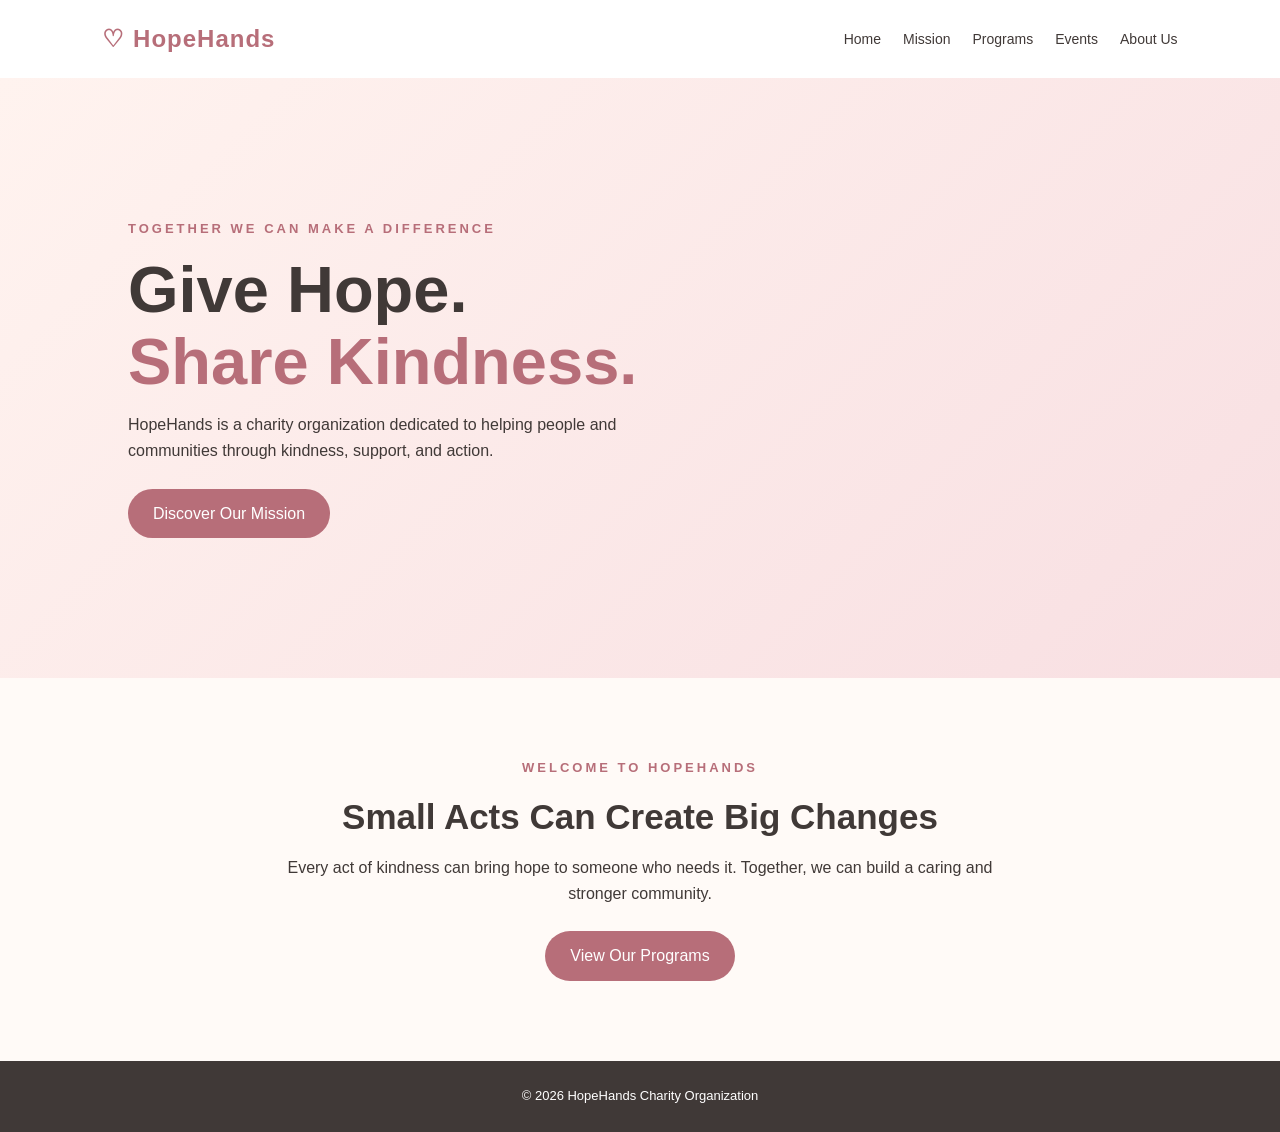
<file: index.html>
<!DOCTYPE html>
<html lang="en">
<head>
    <meta charset="UTF-8">
    <meta name="viewport" content="width=device-width, initial-scale=1.0">
    <title>HopeHands | Home</title>
    <link rel="stylesheet" href="css.css">
</head>
<body>

<header>
    <nav>
        <h2>♡ HopeHands</h2>

        <ul>
            <li><a href="index.html">Home</a></li>
            <li><a href="mission.html">Mission</a></li>
            <li><a href="programs.html">Programs</a></li>
            <li><a href="events.html">Events</a></li>
            <li><a href="about us.html">About Us</a></li>
        </ul>
    </nav>
</header>

<section class="hero">
    <div class="hero-content">

        <p class="subtitle">TOGETHER WE CAN MAKE A DIFFERENCE</p>

        <h1>
            Give Hope.<br>
            <span>Share Kindness.</span>
        </h1>

        <p>
            HopeHands is a charity organization dedicated to helping
            people and communities through kindness, support, and action.
        </p>

        <a href="mission.html" class="button">Discover Our Mission</a>

    </div>
</section>

<section class="welcome">

    <p class="subtitle">WELCOME TO HOPEHANDS</p>

    <h2>Small Acts Can Create Big Changes</h2>

    <p>
        Every act of kindness can bring hope to someone who needs it.
        Together, we can build a caring and stronger community.
    </p>

    <a href="programs.html" class="button">View Our Programs</a>

</section>

<footer>
    <p>© 2026 HopeHands Charity Organization</p>
</footer>

</body>
</html>
</file>
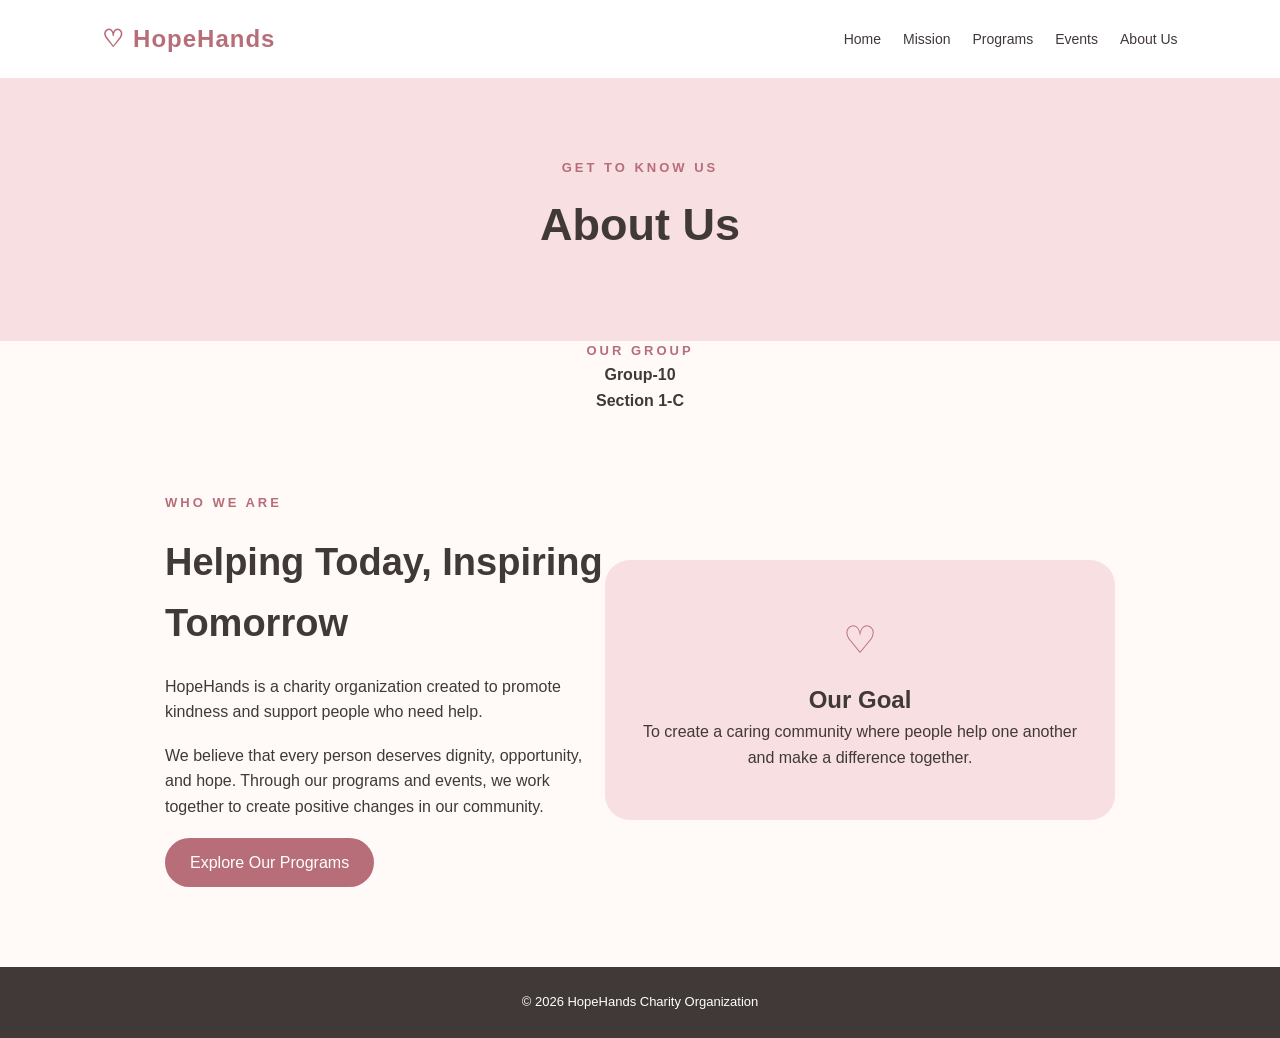
<file: about us.html>
<!DOCTYPE html>
<html lang="en">
<head>
    <meta charset="UTF-8">
    <meta name="viewport" content="width=device-width, initial-scale=1.0">
    <title>HopeHands | About Us</title>
    <link rel="stylesheet" href="css.css">
</head>
<body>


<header>
    <nav>
        <h2>♡ HopeHands</h2>

        <ul>
            <li><a href="index.html">Home</a></li>
            <li><a href="mission.html">Mission</a></li>
            <li><a href="programs.html">Programs</a></li>
            <li><a href="events.html">Events</a></li>
            <li><a href="about-us.html">About Us</a></li>
        </ul>
    </nav>
</header>


<section class="page-title">
    <p class="subtitle">GET TO KNOW US</p>
    <h1>About Us</h1>
</section>
<center>
<section>
<!--OUR GROUP-->
    <div class="our-group">
         <p class="subtitle">OUR GROUP</p>
         <h4>Group-10</h4>
         <h4>Section 1-C</h4>
         </div>
</section>
</center>


<section class="about-section">

    <div class="about-text">

        <p class="subtitle">WHO WE ARE</p>

        <h2>Helping Today, Inspiring Tomorrow</h2>

        <p>
            HopeHands is a charity organization created to promote
            kindness and support people who need help.
        </p>

        <p>
            We believe that every person deserves dignity,
            opportunity, and hope. Through our programs and events,
            we work together to create positive changes in our
            community.
        </p>

        <a href="programs.html" class="button">
            Explore Our Programs
        </a>

    </div>

    <div class="about-card">

        <div class="icon">♡</div>

        <h2>Our Goal</h2>

        <p>
            To create a caring community where people help
            one another and make a difference together.
        </p>

    </div>

</section>
<footer>
    <p>© 2026 HopeHands Charity Organization</p>
</footer>

</body>
</html>
</file>
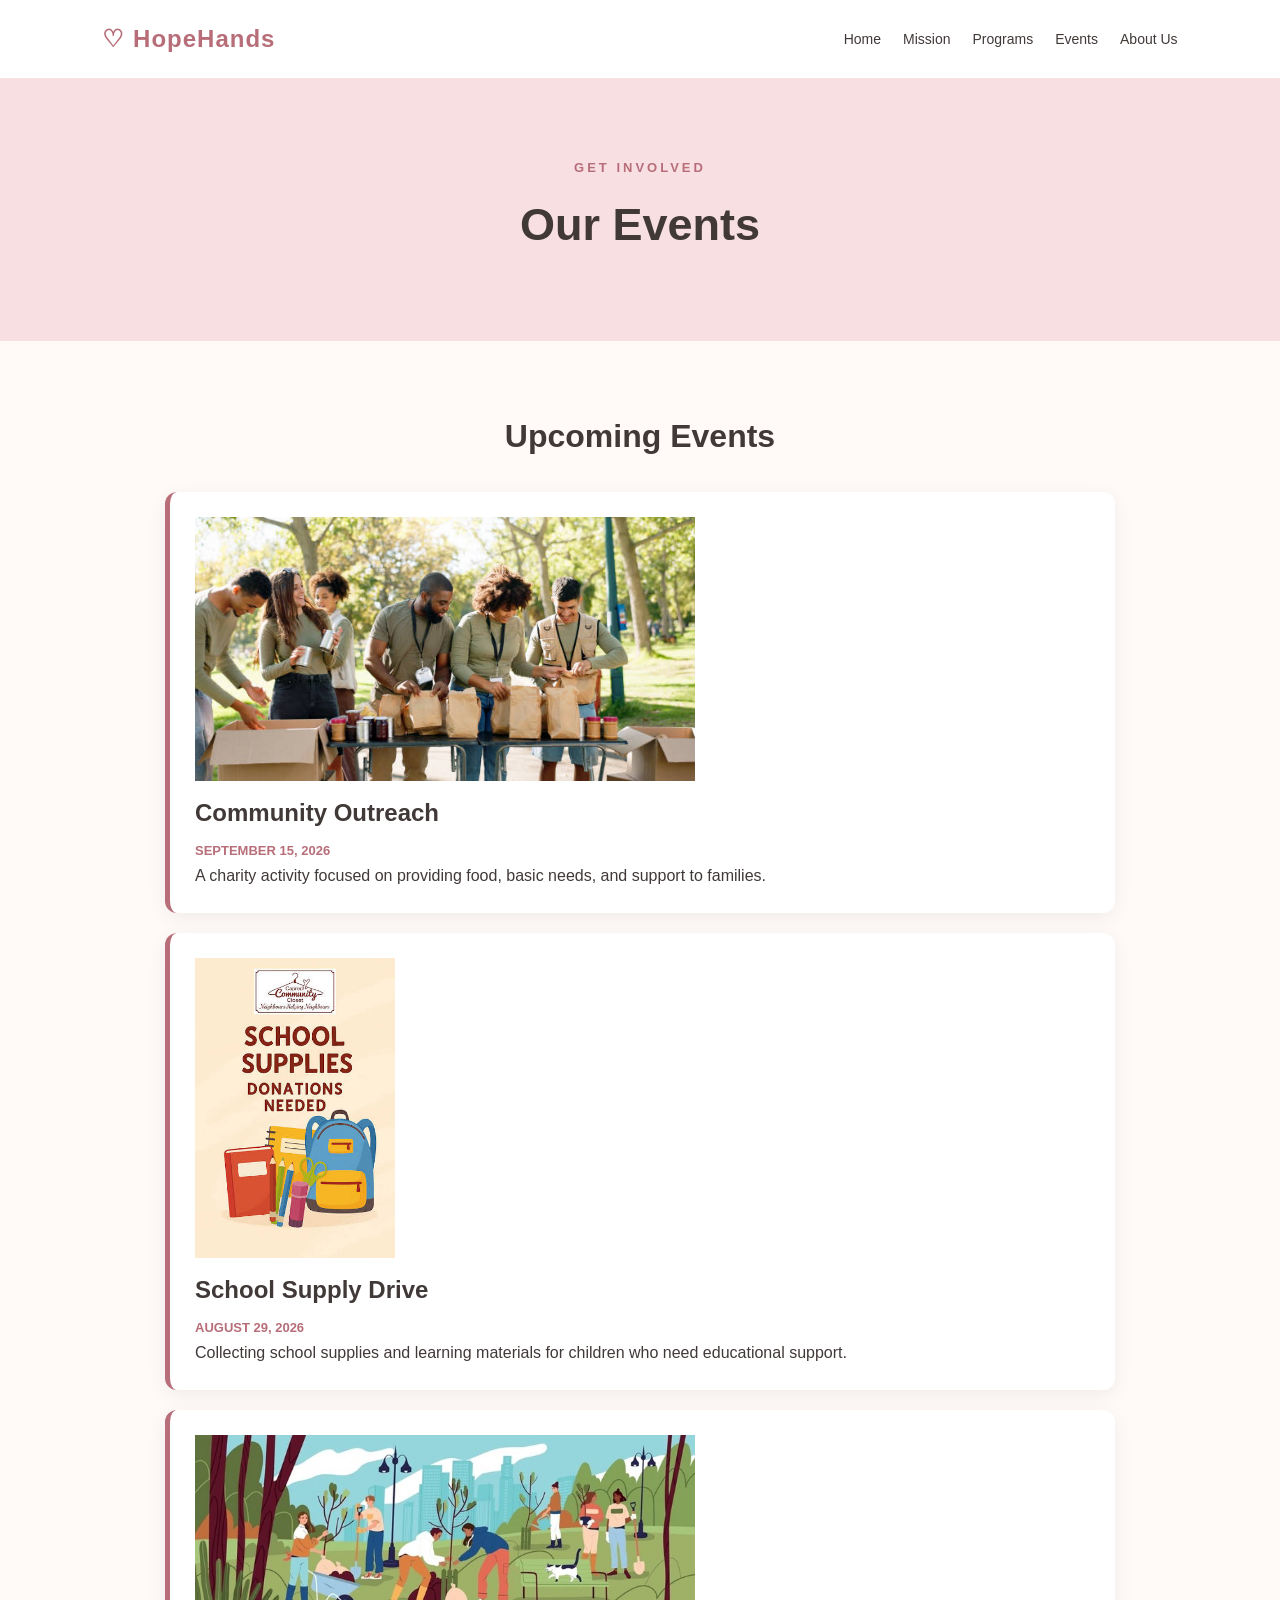
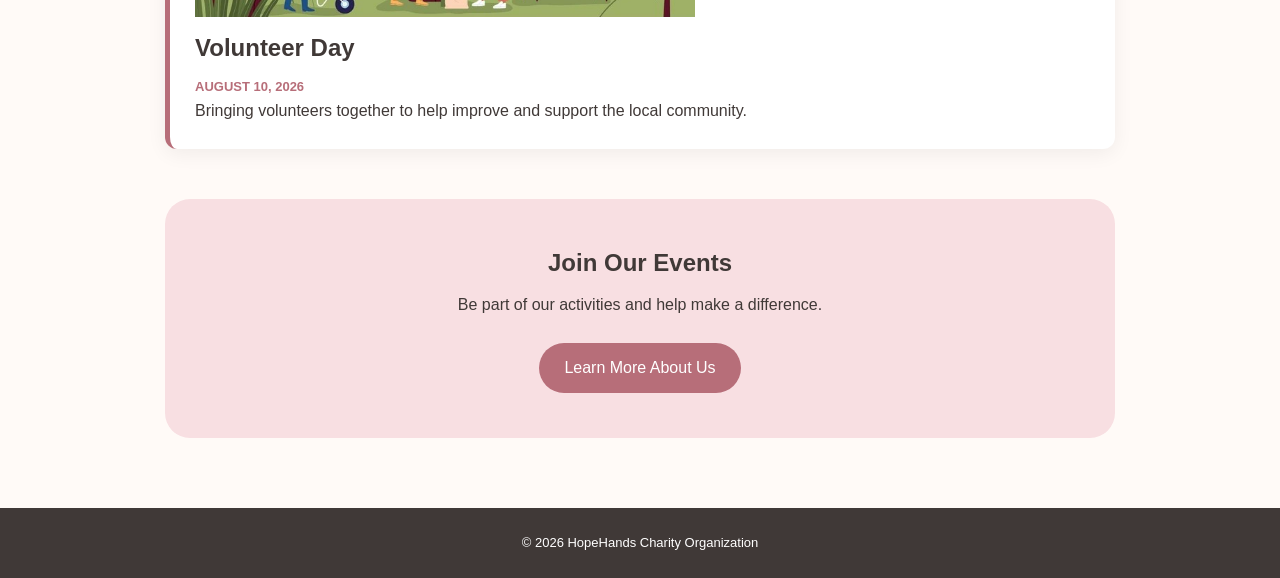
<file: events.html>
<!DOCTYPE html>
<html lang="en">
<head>
    <meta charset="UTF-8">
    <meta name="viewport" content="width=device-width, initial-scale=1.0">
    <title>HopeHands | Events</title>
    <link rel="stylesheet" href="css.css">
</head>
<body>


<header>
    <nav>
        <h2>♡ HopeHands</h2>

        <ul>
            <li><a href="index.html">Home</a></li>
            <li><a href="mission.html">Mission</a></li>
            <li><a href="programs.html">Programs</a></li>
            <li><a href="events.html">Events</a></li>
            <li><a href="about-us.html">About Us</a></li>
        </ul>
    </nav>
</header>


<section class="page-title">
    <p class="subtitle">GET INVOLVED</p>
    <h1>Our Events</h1>
</section>


<section class="content">

    <h2 class="section-heading">Upcoming Events</h2>

    <div class="event-box">
        <img src="images/istockphoto.jpg" width="500">
        
        <h2>Community Outreach</h2>
         <span>SEPTEMBER 15, 2026</span>
        <p>
            A charity activity focused on providing food,
            basic needs, and support to families.
        </p>
    </div>

    <div class="event-box">
        <img src="images/vision.jfif" width="200">

        <h2>School Supply Drive</h2>
        <span>AUGUST 29, 2026</span>
        <p>
            Collecting school supplies and learning materials
            for children who need educational support.
        </p>
    </div>

    <div class="event-box">
        <img src="images/picture-3.jpg" width="500">

        <h2>Volunteer Day</h2>
         <span>AUGUST 10, 2026</span>
        <p>
            Bringing volunteers together to help improve
            and support the local community.
        </p>
    </div>

    <div class="call-action">

        <h2>Join Our Events</h2>

        <p>
            Be part of our activities and help make a difference.
        </p>

        <a href="about-us.html" class="button">Learn More About Us</a>

    </div>

</section>


<footer>
    <p>© 2026 HopeHands Charity Organization</p>
</footer>

</body>
</html>
</file>
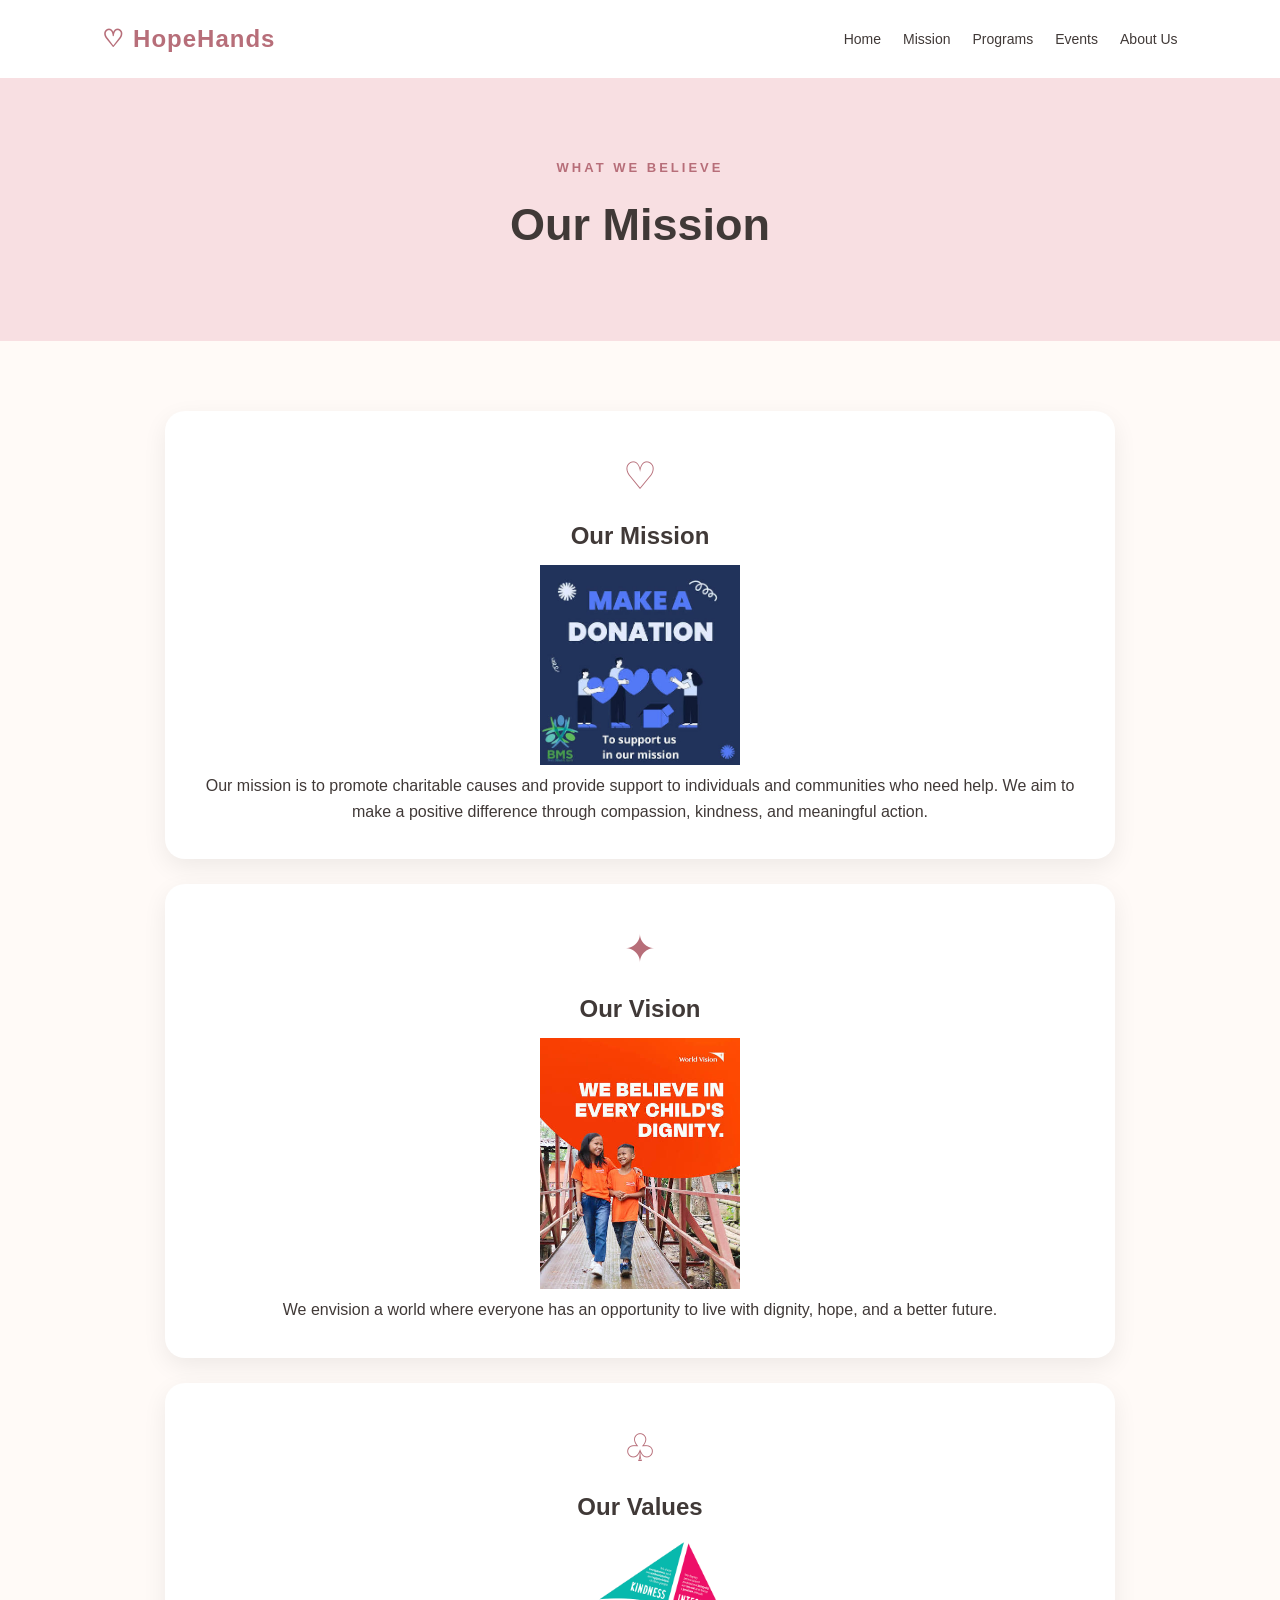
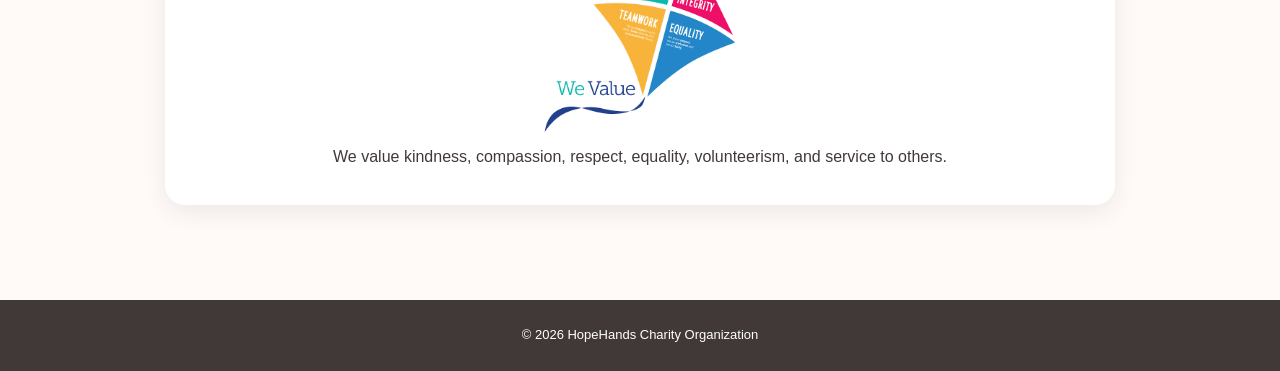
<file: mission.html>
<!DOCTYPE html>
<html lang="en">
<head>
    <meta charset="UTF-8">
    <meta name="viewport" content="width=device-width, initial-scale=1.0">
    <title>HopeHands | Mission</title>
    <link rel="stylesheet" href="css.css">
</head>
<body>


<header>
    <nav>
        <h2>♡ HopeHands</h2>
        <ul>
            <li><a href="index.html">Home</a></li>
            <li><a href="mission.html">Mission</a></li>
            <li><a href="programs.html">Programs</a></li>
            <li><a href="events.html">Events</a></li>
            <li><a href="about-us.html">About Us</a></li>
        </ul>
    </nav>
</header>


<section class="page-title">
    <p class="subtitle">WHAT WE BELIEVE</p>
    <h1>Our Mission</h1>
</section>


<section class="content">


    <div class="mission-box">
        <div class="icon">♡</div>
        <h2>Our Mission</h2>
        <img src="images/values.jfif" width="200">
        <p>
            Our mission is to promote charitable causes and provide
            support to individuals and communities who need help.
            We aim to make a positive difference through compassion,
            kindness, and meaningful action.
        </p>
    </div>


    <div class="mission-box">
        <div class="icon">✦</div>
        <h2>Our Vision</h2>
        <img src="images/mission.jfif" width="200">
        <p>
            We envision a world where everyone has an opportunity
            to live with dignity, hope, and a better future.
        </p>
    </div>


    <div class="mission-box">
        <div class="icon">♧</div>
        <h2>Our Values</h2>
        <img src="images/images.png" width="200">
        <p>
            We value kindness, compassion, respect, equality,
            volunteerism, and service to others.
        </p>
    </div>


</section>


<footer>
    <p>© 2026 HopeHands Charity Organization</p>
</footer>


</body>
</html>
</file>
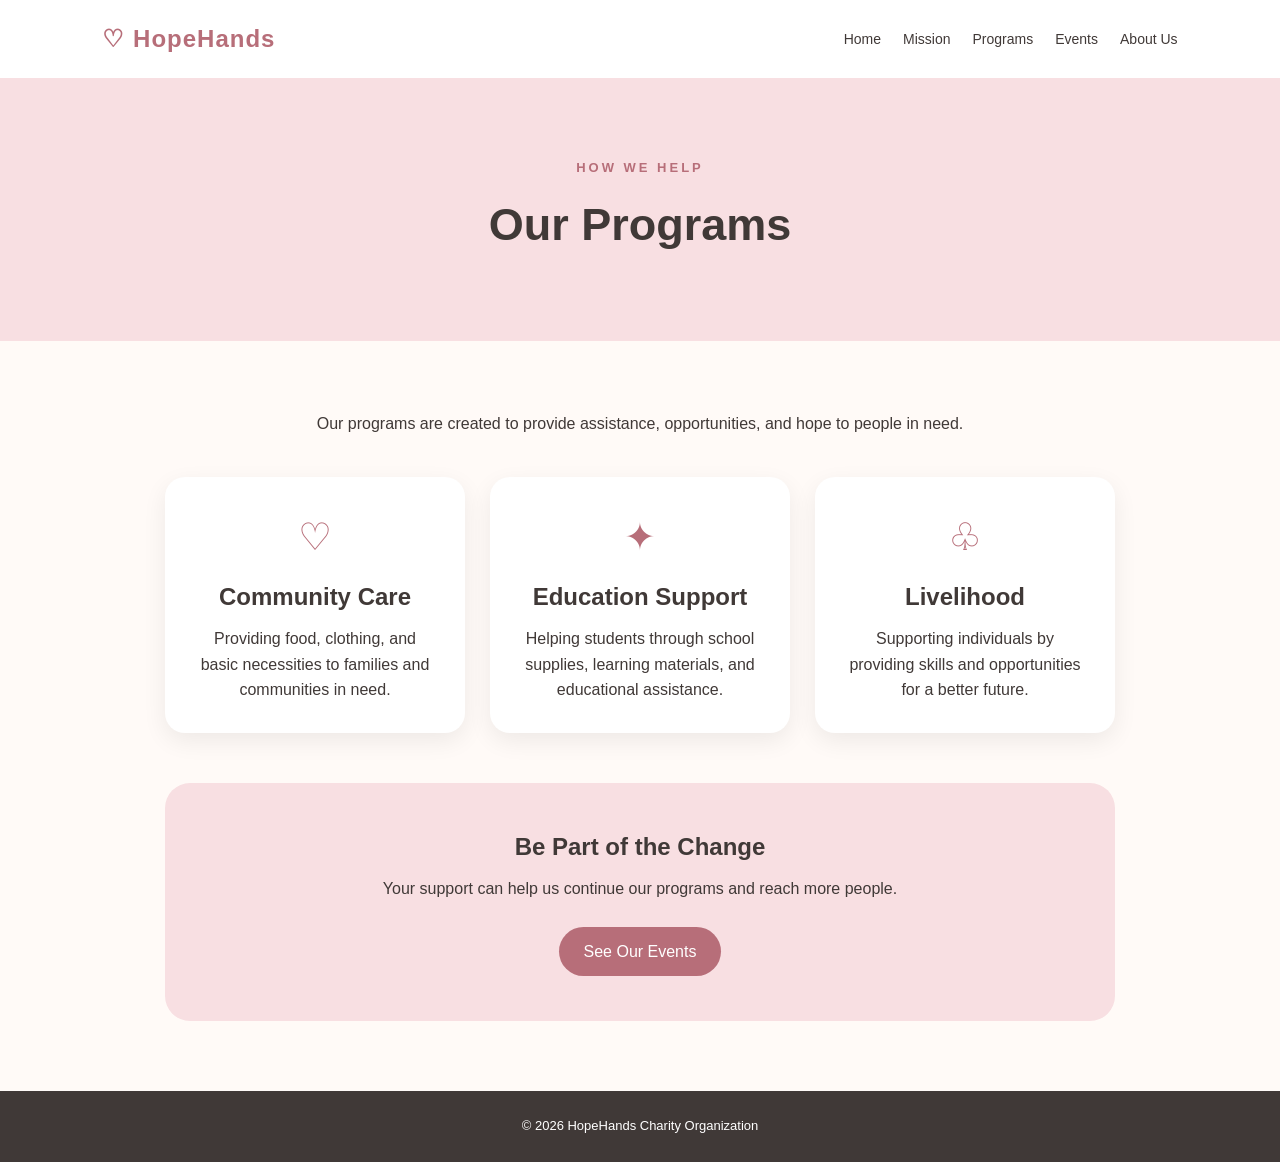
<file: programs.html>
<!DOCTYPE html>
<html lang="en">
<head>
    <meta charset="UTF-8">
    <meta name="viewport" content="width=device-width, initial-scale=1.0">
    <title>HopeHands | Programs</title>
    <link rel="stylesheet" href="css.css">
</head>
<body>

<header>
    <nav>
        <h2>♡ HopeHands</h2>

        <ul>
            <li><a href="index.html">Home</a></li>
            <li><a href="mission.html">Mission</a></li>
            <li><a href="programs.html">Programs</a></li>
            <li><a href="events.html">Events</a></li>
            <li><a href="about us.html">About Us</a></li>
        </ul>
    </nav>
</header>

<section class="page-title">
    <p class="subtitle">HOW WE HELP</p>
    <h1>Our Programs</h1>
</section>

<section class="content">

    <p class="program-intro">
        Our programs are created to provide assistance,
        opportunities, and hope to people in need.
    </p>

    <div class="cards">

        <div class="card">
            <div class="icon">♡</div>

            <h2>Community Care</h2>

            <p>
                Providing food, clothing, and basic necessities
                to families and communities in need.
            </p>
        </div>

        <div class="card">
            <div class="icon">✦</div>

            <h2>Education Support</h2>

            <p>
                Helping students through school supplies,
                learning materials, and educational assistance.
            </p>
        </div>

        <div class="card">
            <div class="icon">♧</div>

            <h2>Livelihood</h2>

            <p>
                Supporting individuals by providing skills
                and opportunities for a better future.
            </p>
        </div>

    </div>

    <div class="call-action">

        <h2>Be Part of the Change</h2>

        <p>
            Your support can help us continue our programs
            and reach more people.
        </p>

        <a href="events.html" class="button">See Our Events</a>

    </div>

</section>

<footer>
    <p>© 2026 HopeHands Charity Organization</p>
</footer>

</body>
</html>
</file>
<file: css.css>
* {
    margin: 0;
    padding: 0;
    box-sizing: border-box;
}

body {
    font-family: Arial, sans-serif;
    background: #fffaf7;
    color: #403937;
    line-height: 1.6;
}

/* NAVIGATION */

header {
    background: white;
    padding: 20px 8%;
    box-shadow: 0 3px 15px rgba(0, 0, 0, 0.06);
}

nav {
    display: flex;
    justify-content: space-between;
    align-items: center;
}

nav h2 {
    color: #b76e79;
    letter-spacing: 1px;
}

nav ul {
    display: flex;
    gap: 22px;
    list-style: none;
}

nav a {
    text-decoration: none;
    color: #403937;
    font-size: 14px;
    transition: 0.3s;
}

nav a:hover {
    color: #b76e79;
}

/* HERO */

.hero {
    min-height: 600px;
    display: flex;
    align-items: center;
    padding: 70px 10%;
    background: linear-gradient(135deg, #fff3ef, #f8dfe2);
}

.hero-content {
    max-width: 650px;
}

.subtitle {
    color: #b76e79;
    font-size: 13px;
    font-weight: bold;
    letter-spacing: 3px;
}

.hero h1 {
    font-size: 65px;
    line-height: 1.1;
    margin: 15px 0;
}

.hero h1 span {
    color: #b76e79;
}

.hero-content > p:not(.subtitle) {
    max-width: 550px;
    margin-bottom: 25px;
}

/* BUTTON */

.button {
    display: inline-block;
    background: #b76e79;
    color: white;
    padding: 12px 25px;
    border-radius: 30px;
    text-decoration: none;
    transition: 0.3s;
}

.button:hover {
    background: #965864;
    transform: translateY(-3px);
}

/* HOME */

.welcome {
    text-align: center;
    max-width: 800px;
    margin: auto;
    padding: 80px 25px;
}

.welcome h2 {
    font-size: 35px;
    margin: 10px 0;
}

.welcome p:not(.subtitle) {
    margin-bottom: 25px;
}

/* PAGE TITLE */

.page-title {
    text-align: center;
    padding: 80px 20px;
    background: #f8dfe2;
}

.page-title h1 {
    font-size: 45px;
    margin-top: 10px;
}

/* CONTENT */

.content {
    max-width: 1000px;
    margin: auto;
    padding: 70px 25px;
}

/* MISSION */

.mission-box {
    background: white;
    padding: 35px;
    margin-bottom: 25px;
    text-align: center;
    border-radius: 20px;
    box-shadow: 0 8px 25px rgba(0, 0, 0, 0.07);
    transition: 0.3s;
}

.mission-box:hover {
    transform: translateY(-5px);
}

.mission-box h2 {
    margin-bottom: 10px;
}

/* ICON */

.icon {
    font-size: 38px;
    color: #b76e79;
    margin-bottom: 10px;
}

/* PROGRAMS */

.program-intro {
    text-align: center;
    max-width: 700px;
    margin: 0 auto 40px;
}

.cards {
    display: flex;
    gap: 25px;
}

.card {
    flex: 1;
    background: white;
    padding: 30px;
    text-align: center;
    border-radius: 20px;
    box-shadow: 0 8px 25px rgba(0, 0, 0, 0.07);
    
}

.card:hover {
    transform: translateY(-8px);
}

.card h2 {
    margin-bottom: 10px;
}

.call-action {
    margin-top: 50px;
    padding: 45px;
    text-align: center;
    background: #f8dfe2;
    border-radius: 25px;
}

.call-action p {
    margin: 10px 0 25px;
}

/* EVENTS */

.section-heading {
    text-align: center;
    font-size: 32px;
    margin-bottom: 30px;
}

.event-box {
    background: white;
    padding: 25px;
    margin-bottom: 20px;
    border-left: 5px solid #b76e79;
    border-radius: 12px;
    box-shadow: 0 5px 20px rgba(0, 0, 0, 0.06);
}

.event-box span {
    color: #b76e79;
    font-size: 13px;
    font-weight: bold;
}

.event-box h2 {
    margin: 5px 0;
}

/* ABOUT */

.about-section {
    max-width: 1000px;
    margin: auto;
    padding: 80px 25px;
    display: flex;
    align-items: center;
    gap: 60p;
}

.about-text {
    flex: 1;
}

.about-text h2 {
    font-size: 38px;
    margin: 10px 0 20px;
}

.about-text p {
    margin-bottom: 18px;
}

.about-card {
    flex: 1;
    text-align: center;
    padding: 50px 35px;
    background: #f8dfe2;
    border-radius: 25px;
}

/* FOOTER */

footer {
    text-align: center;
    padding: 25px;
    background: #403937;
    color: white;
    font-size: 13px;
}

/* RESPONSIVE */

@media (max-width: 768px) {

    nav {
        flex-direction: column;
        gap: 15px;
    }

    nav ul {
        flex-wrap: wrap;
        justify-content: center;
        gap: 12px;
    }

    .hero {
        min-height: 500px;
        padding: 50px 8%;
    }

    .hero h1 {
        font-size: 45px;
    }

    .cards {
        flex-direction: column;
    }

    .about-section {
        flex-direction: column;
    }

    .page-title h1 {
        font-size: 38px;
    }
}
</file>
